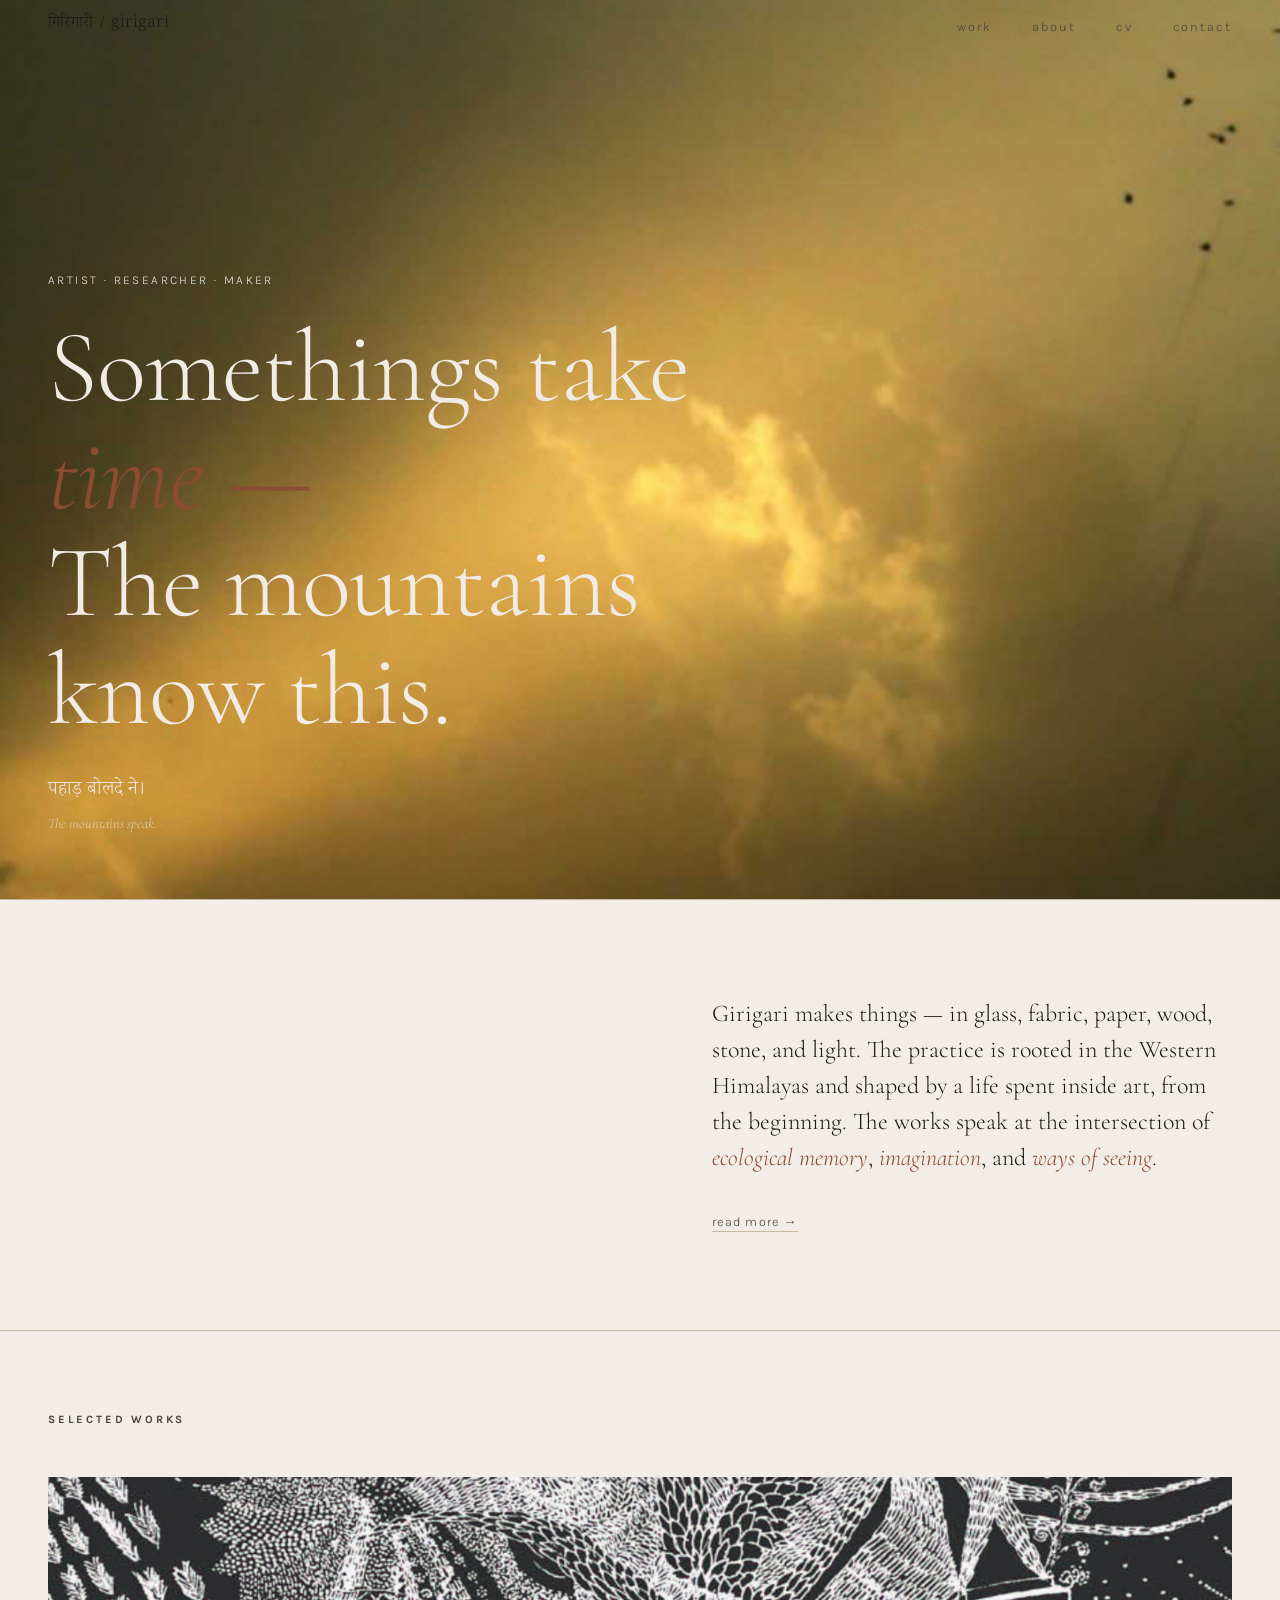
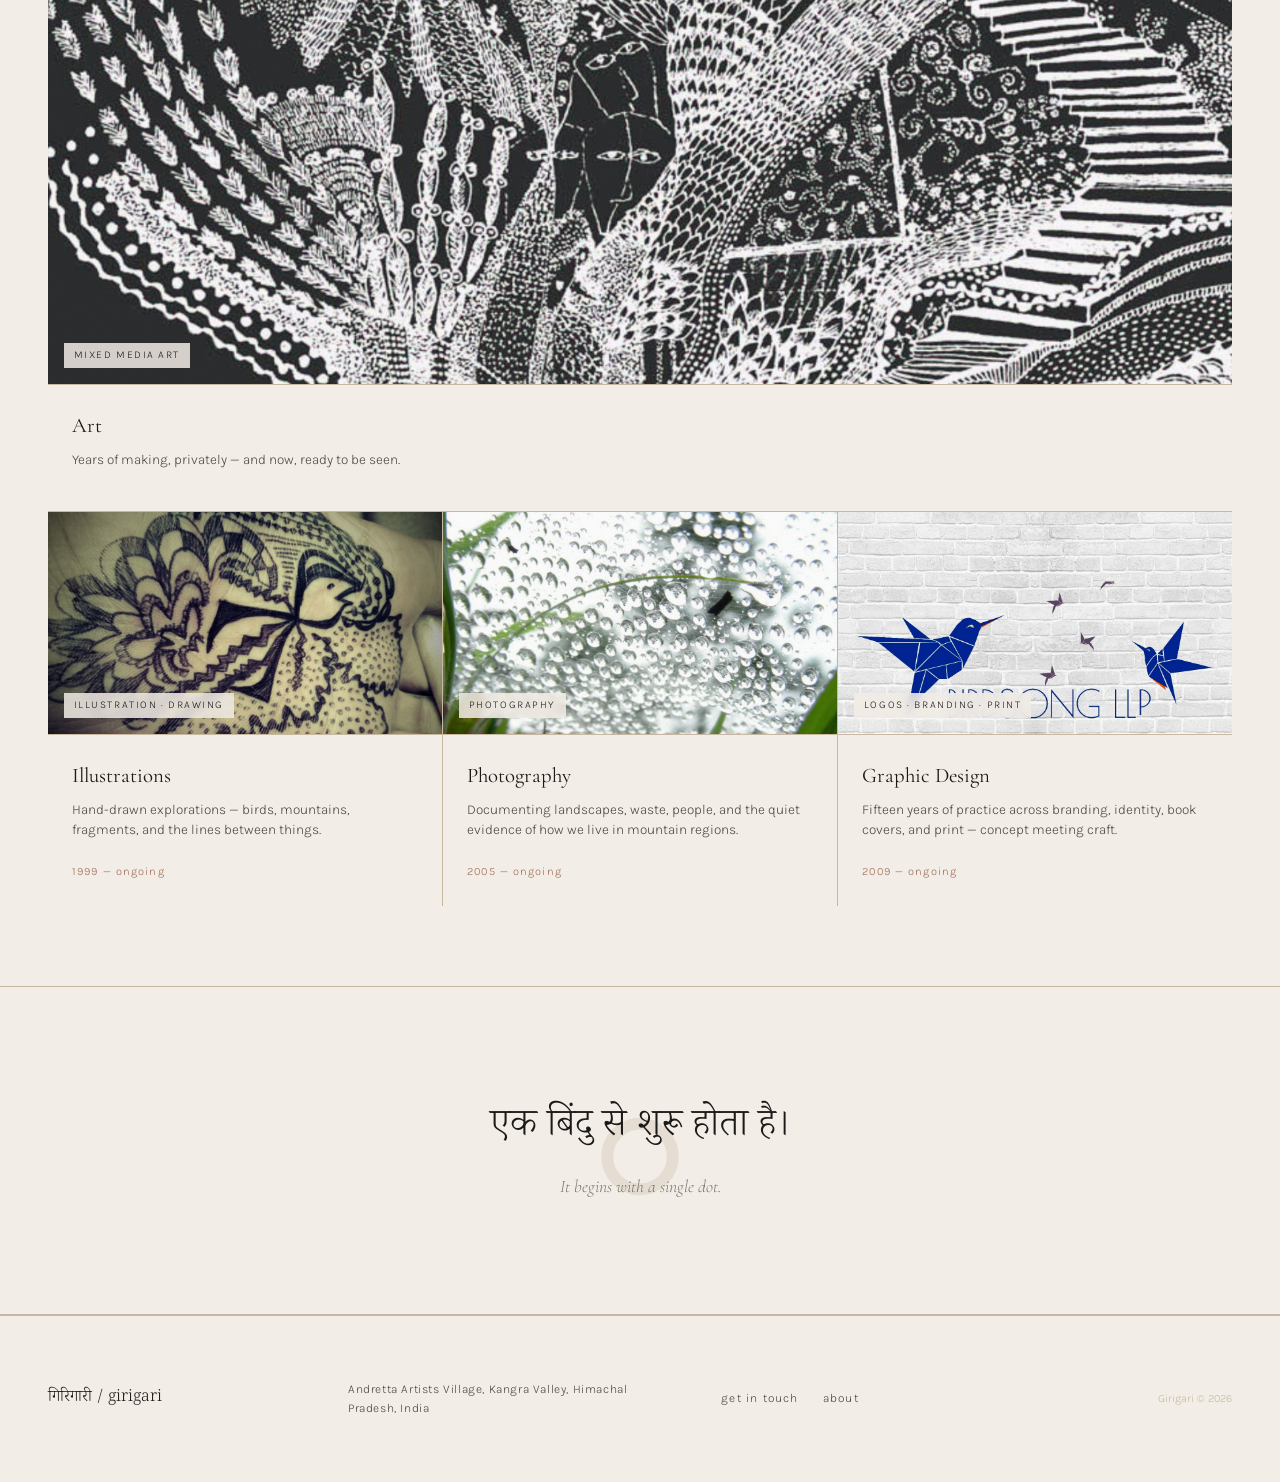
<file: index.html>
<!DOCTYPE html>
<html lang="en">
<head>
  <meta charset="UTF-8" />
  <meta name="viewport" content="width=device-width, initial-scale=1.0" />
  <title>Girigari — Artist & Design Researcher</title>
  <link rel="stylesheet" href="style.css" />
  <link rel="preconnect" href="https://fonts.googleapis.com">
  <link href="https://fonts.googleapis.com/css2?family=Cormorant+Garamond:ital,wght@0,300;0,400;1,300;1,400&family=Karla:wght@300;400&family=Noto+Serif+Devanagari:wght@300;400&display=swap" rel="stylesheet">
</head>
<body>

  <!-- Grain overlay -->
  <div class="grain"></div>

  <!-- Navigation -->
  <nav>
<a href="index.html" class="nav-logo">गिरिगारी / girigari</a> 
    <ul class="nav-links">
      <li><a href="work.html">work</a></li>
      <li><a href="about.html">about</a></li>
      <li><a href="cv.html">cv</a></li>
      <li><a href="contact.html">contact</a></li>
    </ul>
  </nav>

  <!-- Hero -->
  <section class="hero">
    <div class="hero-text">
      <p class="hero-kicker">artist · researcher · maker</p>
           <h1 class="hero-title">
      Somethings take <em>time — </em><br/>
      The mountains know this.<br/>
    </h1>
      <p class="hero-pahari">
        <span class="pahari">पहाड़ बोलदे ने।</span>
        <span class="pahari-trans">The mountains speak.</span>
      </p>
    </div>
     </section>

  <!-- Intro -->
  <section class="intro">
    <div class="intro-inner">
  <p class="intro-body">
    Girigari makes things — in glass, fabric, paper, wood, stone, and light. 
    The practice is rooted in the Western Himalayas and shaped by a life spent 
    inside art, from the beginning. The works speak at the intersection of 
    <em>ecological memory</em>, <em>imagination</em>, and <em>ways of seeing</em>.
  </p>
  <a href="about.html" class="link-arrow">read more →</a>
</div>
  </section>

<!-- Featured Work -->
  <section class="featured">
    <h2 class="section-label">selected works</h2>

    <div class="work-grid" style="grid-template-columns: repeat(3, 1fr);">

      <a href="work.html#echoes" class="work-card" style="grid-column: span 3;">
        <div class="work-card-img" style="aspect-ratio: 21/9;">
          <img src="images/card-art.jpg" alt="Art — Girigari" />
          <div class="work-card-texture"></div>
          <span class="work-card-tag">mixed media art</span>
        </div>
        <div class="work-card-body">
          <h3>Art</h3>
          <p>Years of making, privately — and now, ready to be seen.</p>
        </div>
      </a>

      <a href="work.html#illustrations" class="work-card">
        <div class="work-card-img">
          <img src="images/card-illustrations.jpg" alt="Illustrations — Girigari" />
          <div class="work-card-texture"></div>
          <span class="work-card-tag">illustration · drawing</span>
        </div>
        <div class="work-card-body">
          <h3>Illustrations</h3>
          <p>Hand-drawn explorations — birds, mountains, fragments, and the lines between things.</p>
          <span class="work-year">1999 — ongoing</span>
        </div>
      </a>

      <a href="work.html#photography" class="work-card">
        <div class="work-card-img">
          <img src="images/card-photography.jpg" alt="Photography — Girigari" />
          <div class="work-card-texture"></div>
          <span class="work-card-tag">photography</span>
        </div>
        <div class="work-card-body">
          <h3>Photography</h3>
          <p>Documenting landscapes, waste, people, and the quiet evidence of how we live in mountain regions.</p>
          <span class="work-year">2005 — ongoing</span>
        </div>
      </a>


     <a href="work.html#graphic-design" class="work-card">
        <div class="work-card-img">
          <img src="images/card-graphic-design.jpeg" alt="Graphic Design — Girigari" />
          <div class="work-card-texture"></div>
          <span class="work-card-tag">logos · branding · print</span>
        </div>
        <div class="work-card-body">
          <h3>Graphic Design</h3>
          <p>Fifteen years of practice across branding, identity, book covers, and print — concept meeting craft.</p>
          <span class="work-year">2009 — ongoing</span>
        </div>
      </a>
    </div>  
  </section>

  <!-- Pahari interlude -->
  <section class="interlude">
    <p class="interlude-pahari">एक बिंदु से शुरू होता है।</p>
<p class="interlude-trans">It begins with a single dot.</p>
  </section>

  <!-- Footer -->
  <footer>
    <div class="footer-inner">
      <p class="footer-name">गिरिगारी / girigari</p>
      <p class="footer-location">Andretta Artists Village, Kangra Valley, Himachal Pradesh, India</p>
      <div class="footer-links">
        <a href="contact.html">get in touch</a>
        <a href="about.html">about</a>
      </div>
      <p class="footer-note">Girigari © 2026</p>
    </div>
  </footer>

  <script src="main.js"></script>
</body>
</html>
</file>
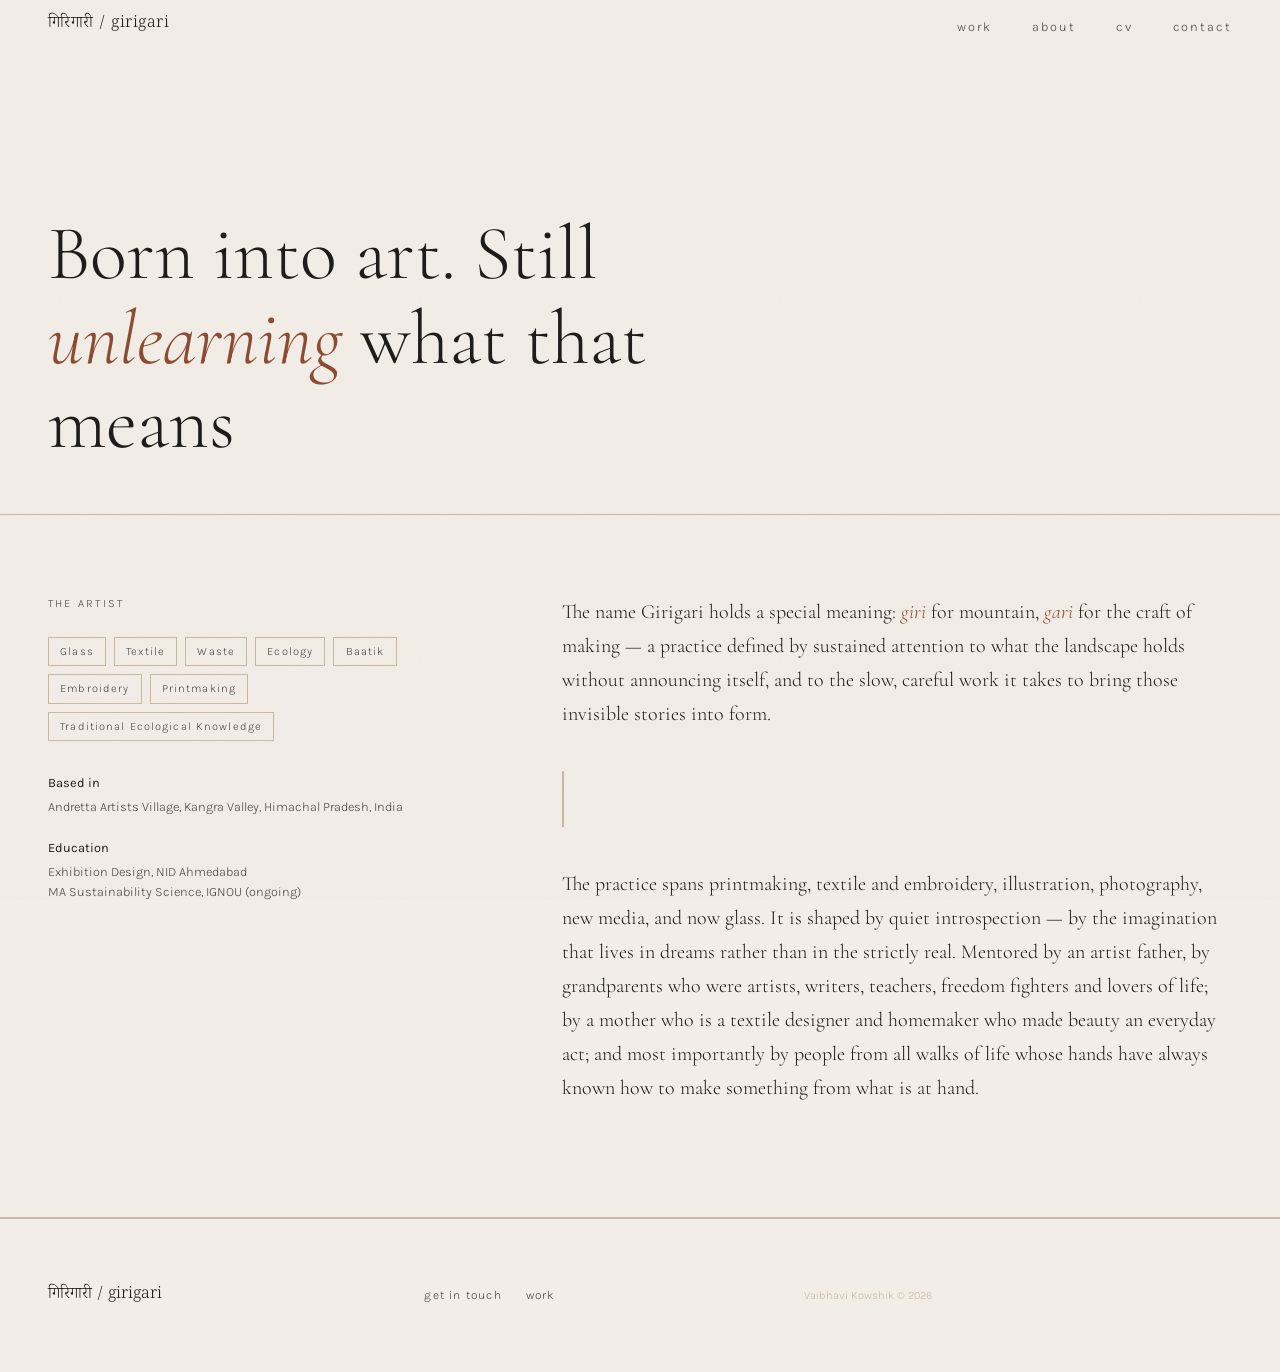
<file: about.html>
<!DOCTYPE html>
<html lang="en">
<head>
  <meta charset="UTF-8" />
  <meta name="viewport" content="width=device-width, initial-scale=1.0" />
  <title>About — Girigari</title>
  <link rel="stylesheet" href="style.css" />
  <link rel="preconnect" href="https://fonts.googleapis.com">
  <link href="https://fonts.googleapis.com/css2?family=Cormorant+Garamond:ital,wght@0,300;0,400;1,300;1,400&family=Karla:wght@300;400&family=Noto+Serif+Devanagari:wght@300;400&display=swap" rel="stylesheet">
  <style>
    .about-hero {
      min-height: 50vh;
      display: flex;
      align-items: flex-end;
      padding: 8rem 3rem 3rem;
      border-bottom: 1px solid var(--sand);
    }

    .about-hero h1 {
      font-family: var(--font-serif);
      font-weight: 300;
      font-size: clamp(2.5rem, 6vw, 5rem);
      line-height: 1.1;
      max-width: 700px;
    }

    .about-hero h1 em {
      font-style: italic;
      color: var(--rust);
    }

    .about-body {
      display: grid;
      grid-template-columns: 1fr 1.6fr;
      gap: 6rem;
      padding: 5rem 3rem;
      border-bottom: 1px solid var(--sand);
    }

    .about-sidebar {
      position: sticky;
      top: 6rem;
      height: fit-content;
    }

    .about-sidebar-label {
      font-size: 0.7rem;
      letter-spacing: 0.2em;
      text-transform: uppercase;
      color: var(--ink-light);
      margin-bottom: 1.5rem;
    }

    .about-sidebar-name {
      font-family: var(--font-devanagari);
      font-size: 1.4rem;
      color: var(--ink);
      margin-bottom: 0.3rem;
    }

    .about-sidebar-name-en {
      font-family: var(--font-serif);
      font-style: italic;
      font-size: 1rem;
      color: var(--ink-light);
      margin-bottom: 2rem;
    }

    .about-sidebar-tags {
      display: flex;
      flex-wrap: wrap;
      gap: 0.5rem;
      margin-bottom: 2rem;
    }

    .tag {
      font-size: 0.7rem;
      letter-spacing: 0.1em;
      padding: 0.3rem 0.7rem;
      border: 1px solid var(--sand);
      color: var(--ink-light);
    }

    .about-sidebar-location {
      font-size: 0.8rem;
      color: var(--ink-light);
      line-height: 1.6;
    }

    .about-sidebar-location strong {
      display: block;
      font-weight: 400;
      color: var(--ink);
      margin-bottom: 0.2rem;
    }

    .about-content p {
      font-family: var(--font-serif);
      font-size: 1.25rem;
      font-weight: 300;
      line-height: 1.7;
      color: var(--ink);
      margin-bottom: 2rem;
    }

    .about-content p em {
      font-style: italic;
      color: var(--rust);
    }

    .about-content .pahari-aside {
      border-left: 2px solid var(--sand);
      padding-left: 1.5rem;
      margin: 2.5rem 0;
    }

    .about-content .pahari-aside .pahari {
      font-size: 1.1rem;
    }

    .fellowships {
      padding: 4rem 3rem;
      border-bottom: 1px solid var(--sand);
    }

    .fellowships h2 {
      font-family: var(--font-sans);
      font-size: 0.7rem;
      letter-spacing: 0.25em;
      text-transform: uppercase;
      color: var(--ink-light);
      margin-bottom: 2.5rem;
    }

    .fellowship-list {
      list-style: none;
      display: grid;
      grid-template-columns: repeat(2, 1fr);
      gap: 1px;
      background: var(--sand);
    }

    .fellowship-list li {
      background: var(--cream);
      padding: 1.5rem;
    }

    .fellowship-list li strong {
      display: block;
      font-family: var(--font-serif);
      font-size: 1.1rem;
      font-weight: 400;
      margin-bottom: 0.3rem;
    }

    .fellowship-list li span {
      font-size: 0.75rem;
      color: var(--ink-light);
      letter-spacing: 0.05em;
    }

    @media (max-width: 900px) {
      .about-hero { padding: 7rem 1.5rem 3rem; }
      .about-body {
        grid-template-columns: 1fr;
        gap: 3rem;
        padding: 3rem 1.5rem;
      }
      .about-sidebar { position: static; }
      .fellowships { padding: 3rem 1.5rem; }
      .fellowship-list { grid-template-columns: 1fr; }
    }
  </style>
</head>
<body>

  <div class="grain"></div>

  <nav>
    <a href="index.html" class="nav-logo">गिरिगारी / girigari</a>
    <ul class="nav-links">
      <li><a href="work.html">work</a></li>
      <li><a href="about.html">about</a></li>
      <li><a href="cv.html">cv</a></li>
      <li><a href="contact.html">contact</a></li>
    </ul>
  </nav>

  <section class="about-hero">
    <h1>
      <br/> Born into art. Still <em>unlearning </em>what that means<br/>
    </h1>
  </section>

  <section class="about-body">
    <div class="about-sidebar reveal">
      <p class="about-sidebar-label">the artist</p>
      <div class="about-sidebar-tags">
        <span class="tag">Glass</span>
        <span class="tag">Textile</span>
        <span class="tag">Waste</span>
        <span class="tag">Ecology</span>
        <span class="tag">Baatik</span>
        <span class="tag">Embroidery</span>
        <span class="tag">Printmaking</span>
        <span class="tag">Traditional Ecological Knowledge</span>
        </div>
      <div class="about-sidebar-location">
        <strong>Based in</strong>
        Andretta Artists Village, Kangra Valley, Himachal Pradesh, India
        <br/><br/>
        <strong>Education</strong>
        Exhibition Design, NID Ahmedabad<br/>
        MA Sustainability Science, IGNOU (ongoing)
      </div>
    </div>

    <div class="about-content reveal">
      <p>
        The name Girigari holds a special meaning: <em>giri</em> for mountain,  <em>gari</em>  
        for the craft of making — a practice defined by sustained attention to what the landscape holds 
        without announcing itself, and to the slow, careful work it takes to bring those invisible stories into form.
        
      </p>

      <div class="pahari-aside">
        <span class="pahari">पहाड़ बोलदे ने।</span>
        <span class="pahari-trans">The mountains speak.</span>
      </div>

      <p>
        The practice spans printmaking, textile and embroidery, illustration, photography, new media, and now glass. 
        It is shaped by quiet introspection — by the imagination that lives in dreams rather than in the strictly real.
        Mentored by an artist father, by grandparents who were artists, writers, teachers, freedom fighters and lovers of life; 
        by a mother who is a textile designer and homemaker who made beauty an everyday act; 
        and most importantly by people from all walks of life whose 
        hands have always known how to make something from what is at hand.
      </p>
    </div>
  </section>

  <footer>
    <div class="footer-inner">
      <p class="footer-name">गिरिगारी / girigari</p>
      <div class="footer-links">
        <a href="contact.html">get in touch</a>
        <a href="work.html">work</a>
      </div>
      <p class="footer-note">Vaibhavi Kowshik © 2026</p>
    </div>
  </footer>

  <script src="main.js"></script>
</body>
</html>
</file>
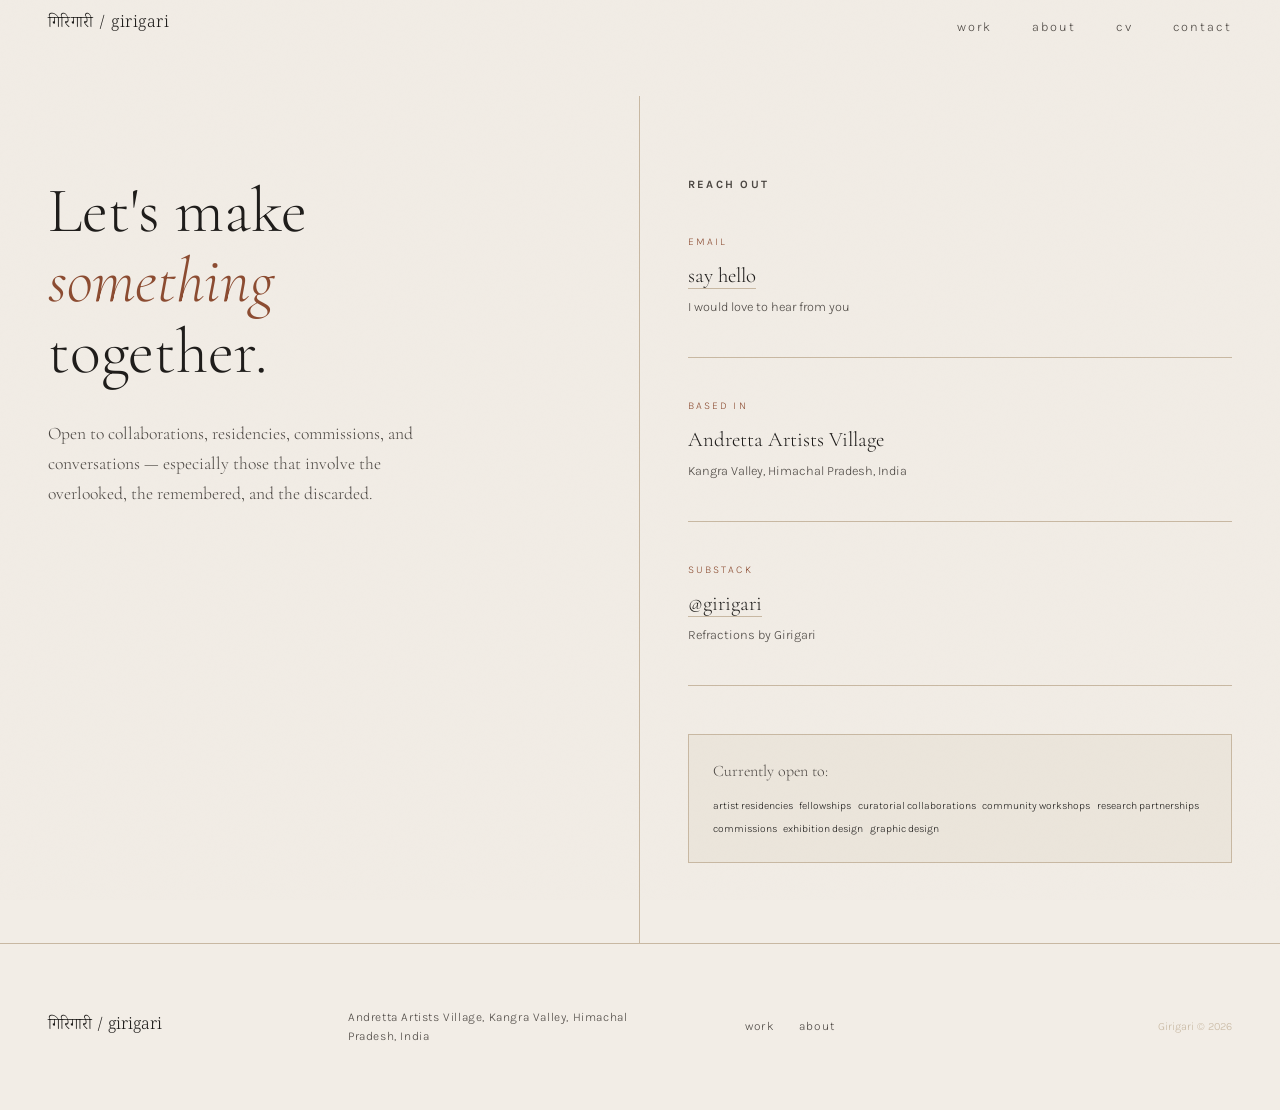
<file: contact.html>
<!DOCTYPE html>
<html lang="en">
<head>
  <meta charset="UTF-8" />
  <meta name="viewport" content="width=device-width, initial-scale=1.0" />
  <title>Contact — Girigari</title>
  <link rel="stylesheet" href="style.css" />
  <link rel="preconnect" href="https://fonts.googleapis.com">
  <link href="https://fonts.googleapis.com/css2?family=Cormorant+Garamond:ital,wght@0,300;0,400;1,300;1,400&family=Karla:wght@300;400&family=Noto+Serif+Devanagari:wght@300;400&display=swap" rel="stylesheet">
  <style>
    .contact-page {
      min-height: 90vh;
      display: grid;
      grid-template-columns: 1fr 1fr;
      padding-top: 6rem;
    }

    .contact-left {
      padding: 5rem 3rem;
      border-right: 1px solid var(--sand);
      display: flex;
      flex-direction: column;
      justify-content: space-between;
    }

    .contact-left h1 {
      font-family: var(--font-serif);
      font-weight: 300;
      font-size: clamp(2.5rem, 5vw, 4.5rem);
      line-height: 1.1;
      margin-bottom: 2rem;
    }

    .contact-left h1 em {
      font-style: italic;
      color: var(--rust);
    }

    .contact-left-note {
      font-family: var(--font-serif);
      font-size: 1.1rem;
      font-weight: 300;
      color: var(--ink-light);
      line-height: 1.7;
      max-width: 380px;
      margin-bottom: 3rem;
    }

    .contact-pahari {
      margin-top: auto;
    }

    .contact-right {
      padding: 5rem 3rem;
    }

    .contact-right h2 {
      font-family: var(--font-sans);
      font-size: 0.7rem;
      letter-spacing: 0.2em;
      text-transform: uppercase;
      color: var(--ink-light);
      margin-bottom: 2.5rem;
    }

    .contact-item {
      margin-bottom: 2.5rem;
      padding-bottom: 2.5rem;
      border-bottom: 1px solid var(--sand);
    }

    .contact-item:last-child {
      border-bottom: none;
    }

    .contact-item-label {
      font-size: 0.65rem;
      letter-spacing: 0.2em;
      text-transform: uppercase;
      color: var(--rust);
      margin-bottom: 0.5rem;
    }

    .contact-item-value {
      font-family: var(--font-serif);
      font-size: 1.3rem;
      font-weight: 300;
      color: var(--ink);
    }

    .contact-item-value a {
      border-bottom: 1px solid var(--sand);
      transition: border-color 0.2s, color 0.2s;
    }

    .contact-item-value a:hover {
      color: var(--rust);
      border-color: var(--rust);
    }

    .contact-item-sub {
      font-size: 0.8rem;
      color: var(--ink-light);
      margin-top: 0.3rem;
    }

    .contact-open {
      margin-top: 3rem;
      padding: 1.5rem;
      border: 1px solid var(--sand);
      background: var(--glass);
    }

    .contact-open p {
      font-family: var(--font-serif);
      font-size: 1rem;
      font-weight: 300;
      color: var(--ink-light);
      line-height: 1.6;
      margin-bottom: 0.8rem;
    }

    .contact-open-tags {
      display: flex;
      flex-wrap: wrap;
      gap: 0.4rem;
    }

    .contact-open-tags .tag {
      font-size: 0.65rem;
    }

    @media (max-width: 800px) {
      .contact-page {
        grid-template-columns: 1fr;
      }
      .contact-left {
        border-right: none;
        border-bottom: 1px solid var(--sand);
        padding: 4rem 1.5rem 3rem;
      }
      .contact-right {
        padding: 3rem 1.5rem;
      }
    }
  </style>
</head>
<body>

  <div class="grain"></div>

  <nav>
    <a href="index.html" class="nav-logo">गिरिगारी / girigari</a>
    <ul class="nav-links">
      <li><a href="work.html">work</a></li>
      <li><a href="about.html">about</a></li>
      <li><a href="cv.html">cv</a></li>
      <li><a href="contact.html">contact</a></li>
    </ul>
  </nav>

  <div class="contact-page">

    <div class="contact-left reveal">
      <div>
        <h1>Let's make<br/><em>something</em><br/>together.</h1>
        <p class="contact-left-note">
          Open to collaborations, residencies, commissions, and conversations — especially those that involve the overlooked, the remembered, and the discarded.
        </p>
      </div>
      <div class="contact-pahari">
        <span class="pahari">मिलके काम करते हैं।</span>
        <span class="pahari-trans">Let us work together.</span>
      </div>
    </div>

    <div class="contact-right reveal">
      <h2>reach out</h2>

      <div class="contact-item">
        <p class="contact-item-label">email</p>
        <p class="contact-item-value">
          <a href="mailto:girigaribyvaibhavi@gmail.com">say hello</a>
        </p>
        <p class="contact-item-sub">I would love to hear from you</p>
      </div>

      <div class="contact-item">
        <p class="contact-item-label">based in</p>
        <p class="contact-item-value">Andretta Artists Village</p>
        <p class="contact-item-sub">Kangra Valley, Himachal Pradesh, India</p>
      </div>

      <div class="contact-item">
        <p class="contact-item-label">SUBSTACK</p>
        <p class="contact-item-value">
          <a href="https://girigari.substack.com/" target="_blank">@girigari</a>
        </p>
        <p class="contact-item-sub">Refractions by Girigari</p>
      </div>

      <div class="contact-open">
        <p>Currently open to:</p>
        <div class="contact-open-tags">
          <span class="tag">artist residencies</span>
          <span class="tag">fellowships</span>
          <span class="tag">curatorial collaborations</span>
          <span class="tag">community workshops</span>
          <span class="tag">research partnerships</span>
          <span class="tag">commissions</span>
          <span class="tag">exhibition design</span>
          <span class="tag">graphic design</span>
        </div>
      </div>
    </div>

  </div>

  <footer>
    <div class="footer-inner">
      <p class="footer-name">गिरिगारी / girigari</p>
      <p class="footer-location">Andretta Artists Village, Kangra Valley, Himachal Pradesh, India</p>
      <div class="footer-links">
        <a href="work.html">work</a>
        <a href="about.html">about</a>
      </div>
      <p class="footer-note">Girigari © 2026</p>
    </div>
  </footer>

  <script src="main.js"></script>
</body>
</html>
</file>
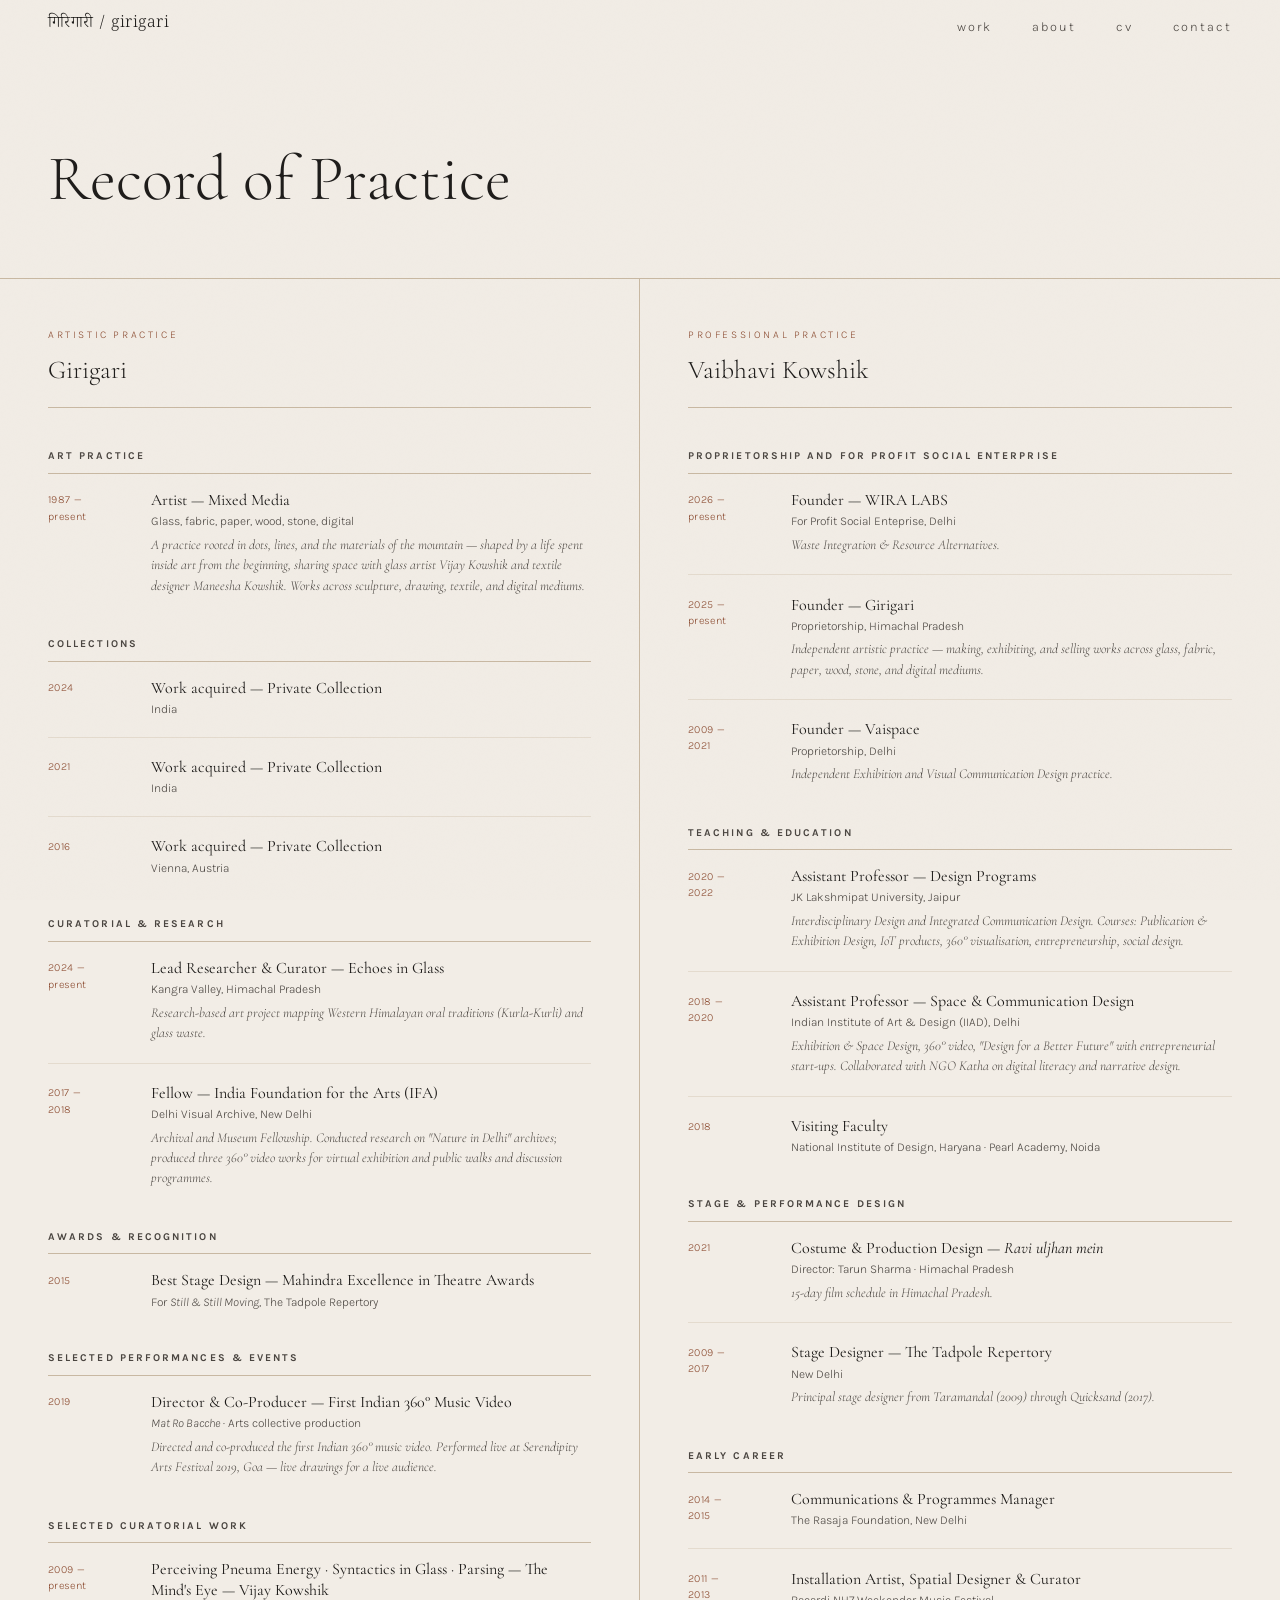
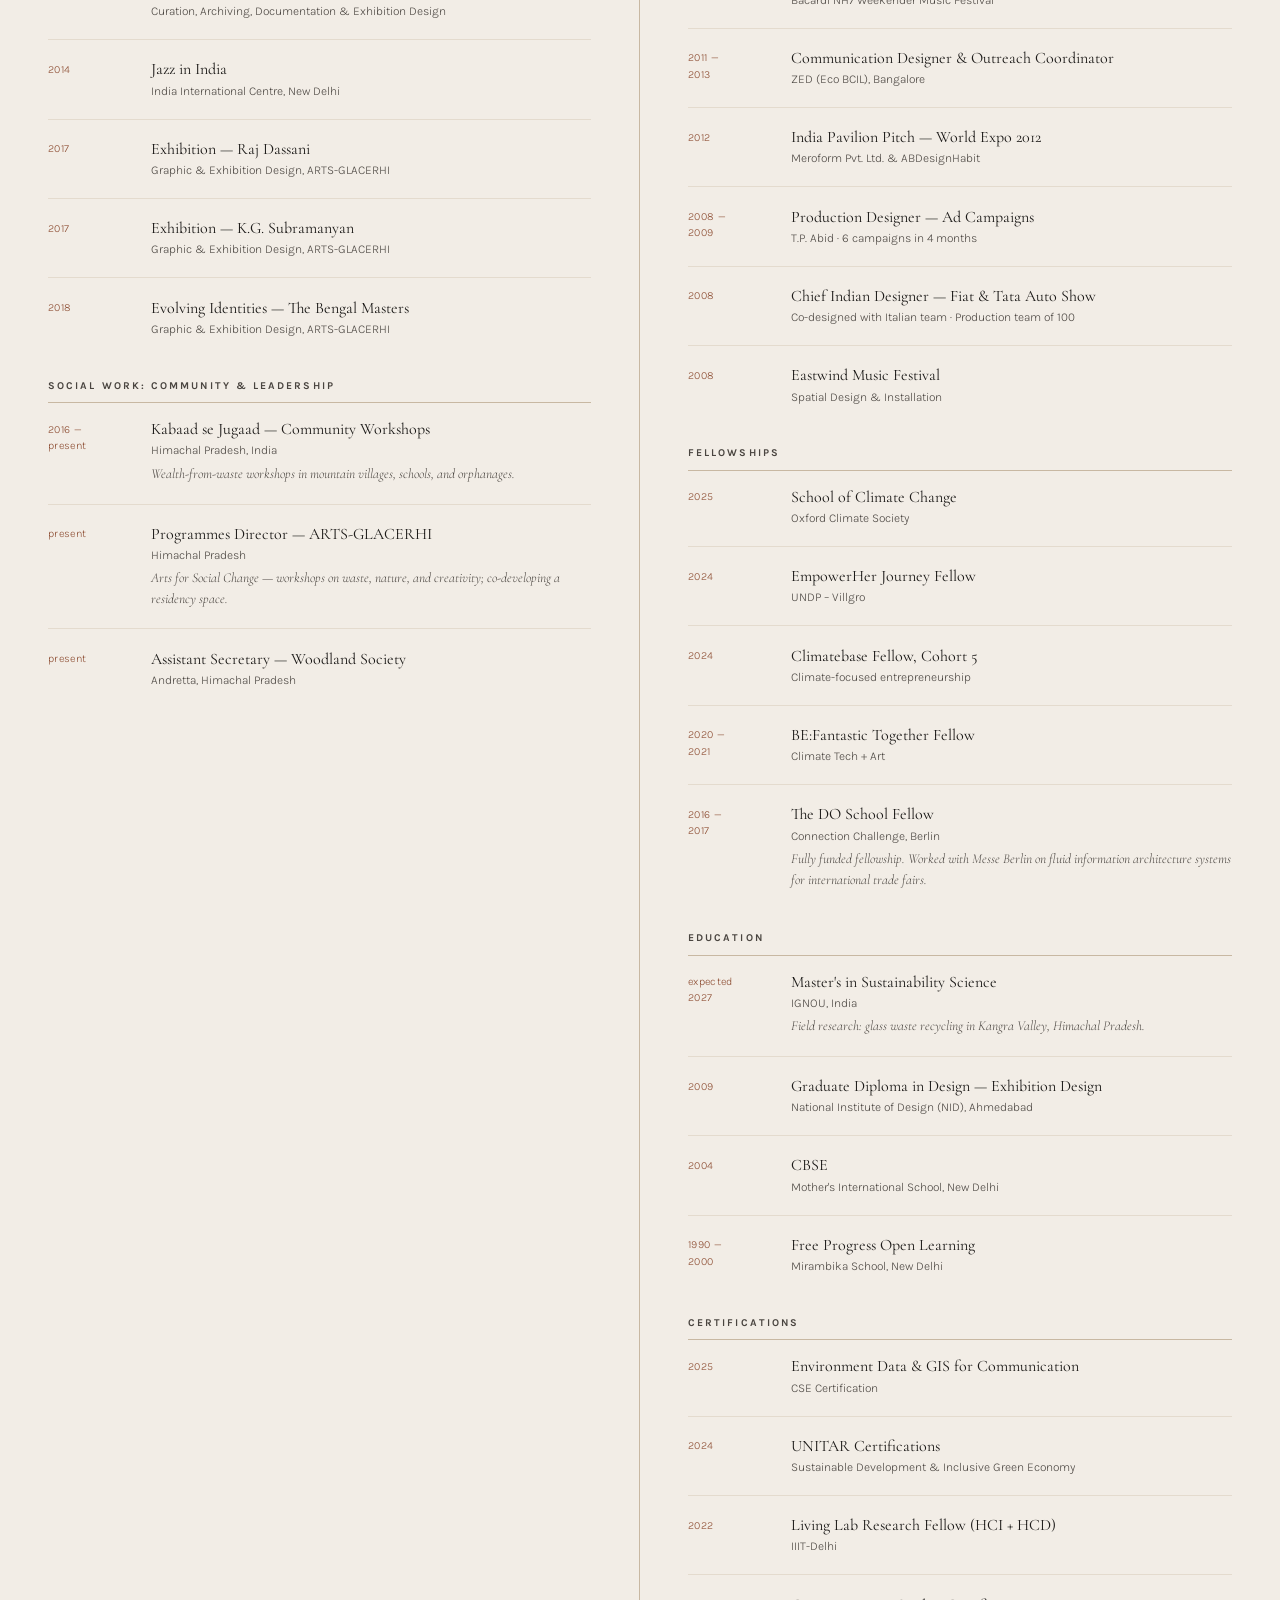
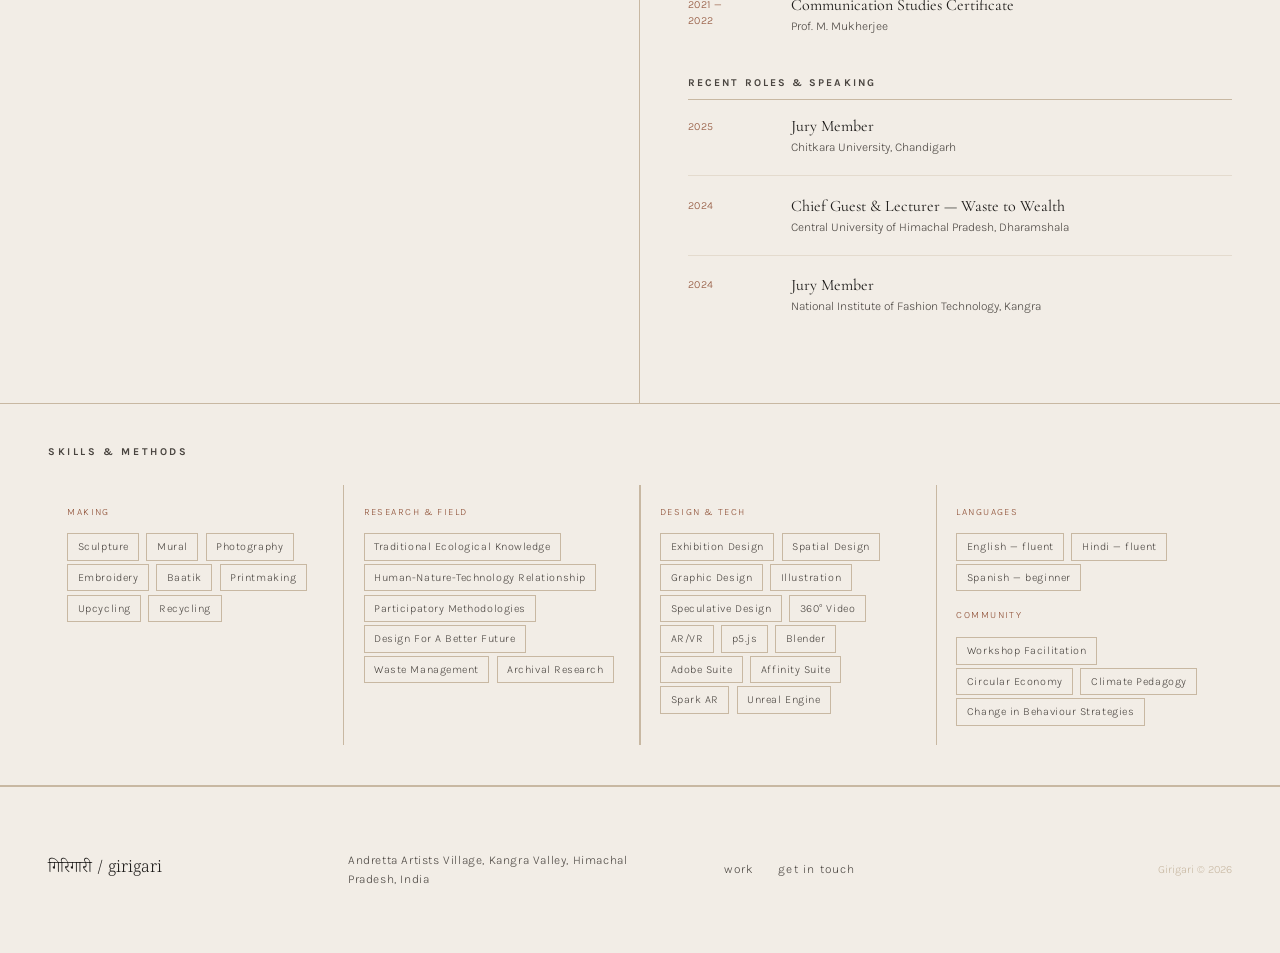
<file: cv.html>
<!DOCTYPE html>
<html lang="en">
<head>
  <meta charset="UTF-8" />
  <meta name="viewport" content="width=device-width, initial-scale=1.0" />
  <title>Record of Practice — Girigari</title>
  <link rel="stylesheet" href="style.css" />
  <link rel="preconnect" href="https://fonts.googleapis.com">
  <link href="https://fonts.googleapis.com/css2?family=Cormorant+Garamond:ital,wght@0,300;0,400;1,300;1,400&family=Karla:wght@300;400&family=Noto+Serif+Devanagari:wght@300;400&display=swap" rel="stylesheet">
  <style>
    .cv-hero {
      padding: 8rem 3rem 3rem;
      border-bottom: 1px solid var(--sand);
    }
    .cv-hero h1 {
      font-family: var(--font-serif);
      font-weight: 300;
      font-size: clamp(2.5rem, 5vw, 4rem);
    }
    .cv-download {
      font-size: 0.75rem;
      letter-spacing: 0.12em;
      color: var(--ink-light);
      border: 1px solid var(--sand);
      padding: 0.6rem 1.2rem;
      transition: all 0.2s;
      white-space: nowrap;
      text-decoration: none;
      display: inline-block;
    }
    .cv-download:hover {
      background: var(--ink);
      color: var(--cream);
      border-color: var(--ink);
    }
    .cv-downloads-bar {
      display: grid;
      grid-template-columns: 1fr 1fr;
      border-bottom: 1px solid var(--sand);
    }
    .cv-downloads-bar .cv-download {
      padding: 1.2rem 3rem;
      border-right: 1px solid var(--sand);
      border-bottom: none;
    }
    .cv-downloads-bar .cv-download:last-child {
      border-right: none;
    }
    .cv-body {
      display: grid;
      grid-template-columns: 1fr 1fr;
      border-bottom: 1px solid var(--sand);
    }
    .cv-track { padding: 3rem; }
    .cv-track:first-child { border-right: 1px solid var(--sand); }
    .cv-track-label {
      font-size: 0.65rem;
      letter-spacing: 0.25em;
      text-transform: uppercase;
      color: var(--rust);
      margin-bottom: 0.4rem;
    }
    .cv-track-title {
      font-family: var(--font-serif);
      font-weight: 300;
      font-size: 1.6rem;
      margin-bottom: 2.5rem;
      padding-bottom: 1rem;
      border-bottom: 1px solid var(--sand);
    }
    .cv-section { margin-bottom: 2.5rem; }
    .cv-section-heading {
      font-size: 0.65rem;
      letter-spacing: 0.2em;
      text-transform: uppercase;
      color: var(--ink-light);
      margin-bottom: 1rem;
      padding-bottom: 0.5rem;
      border-bottom: 1px solid var(--sand);
    }
    .cv-entry {
      display: grid;
      grid-template-columns: 90px 1fr;
      gap: 0.8rem;
      margin-bottom: 1.2rem;
      padding-bottom: 1.2rem;
      border-bottom: 1px solid rgba(200, 184, 162, 0.35);
    }
    .cv-entry:last-child { border-bottom: none; margin-bottom: 0; padding-bottom: 0; }
    .cv-year {
      font-size: 0.68rem;
      color: var(--rust);
      letter-spacing: 0.03em;
      padding-top: 0.15rem;
      line-height: 1.5;
    }
    .cv-entry-title {
      font-family: var(--font-serif);
      font-size: 1rem;
      font-weight: 400;
      color: var(--ink);
      margin-bottom: 0.15rem;
      line-height: 1.3;
    }
    .cv-entry-sub { font-size: 0.75rem; color: var(--ink-light); line-height: 1.4; }
    .cv-entry-note {
      font-family: var(--font-serif);
      font-style: italic;
      font-size: 0.85rem;
      color: var(--ink-light);
      margin-top: 0.3rem;
      line-height: 1.5;
    }
    .cv-skills { padding: 2.5rem 3rem; border-bottom: 1px solid var(--sand); }
    .cv-skills h2 {
      font-size: 0.65rem;
      letter-spacing: 0.25em;
      text-transform: uppercase;
      color: var(--ink-light);
      margin-bottom: 1.5rem;
    }
    .cv-skills-grid {
      display: grid;
      grid-template-columns: repeat(4, 1fr);
      gap: 1.5px;
      background: var(--sand);
    }
    .cv-skills-group { background: var(--cream); padding: 1.2rem; }
    .cv-skills-group-label {
      font-size: 0.6rem;
      letter-spacing: 0.15em;
      text-transform: uppercase;
      color: var(--rust);
      margin-bottom: 0.7rem;
      display: block;
    }
    .cv-skills-group .tag {
      display: inline-block;
      font-size: 0.68rem;
      letter-spacing: 0.05em;
      padding: 0.25rem 0.6rem;
      border: 1px solid var(--sand);
      color: var(--ink-light);
      margin: 0.2rem 0.2rem 0 0;
    }
    @media (max-width: 900px) {
      .cv-hero { padding: 7rem 1.5rem 2rem; }
      .cv-body { grid-template-columns: 1fr; }
      .cv-downloads-bar { grid-template-columns: 1fr; }
      .cv-downloads-bar .cv-download { border-right: none; border-bottom: 1px solid var(--sand); }
      .cv-track:first-child { border-right: none; border-bottom: 1px solid var(--sand); }
      .cv-track { padding: 2.5rem 1.5rem; }
      .cv-skills { padding: 2rem 1.5rem; }
      .cv-skills-grid { grid-template-columns: repeat(2, 1fr); }
    }
    @media (max-width: 600px) {
      .cv-skills-grid { grid-template-columns: 1fr; }
      .cv-entry { grid-template-columns: 65px 1fr; }
    }
  </style>
</head>
<body>

  <div class="grain"></div>

  <nav>
    <a href="index.html" class="nav-logo">गिरिगारी / girigari</a>
    <ul class="nav-links">
      <li><a href="work.html">work</a></li>
      <li><a href="about.html">about</a></li>
      <li><a href="cv.html">cv</a></li>
      <li><a href="contact.html">contact</a></li>
    </ul>
  </nav>

  <section class="cv-hero">
    <h1>Record of Practice</h1>
  </section>

  <div class="cv-body">

    <!-- LEFT — Artistic / Girigari -->
    <div class="cv-track reveal">
      <p class="cv-track-label">artistic practice</p>
      <h2 class="cv-track-title">Girigari</h2>

      <div class="cv-section">
        <h3 class="cv-section-heading">art practice</h3>
        <div class="cv-entry">
          <span class="cv-year">1987 —<br/>present</span>
          <div>
            <p class="cv-entry-title">Artist — Mixed Media</p>
            <p class="cv-entry-sub">Glass, fabric, paper, wood, stone, digital</p>
            <p class="cv-entry-note">A practice rooted in dots, lines, and the materials of the mountain — shaped by a life spent inside art from the beginning, sharing space with glass artist Vijay Kowshik and textile designer Maneesha Kowshik. Works across sculpture, drawing, textile, and digital mediums.</p>
          </div>
        </div>
      </div>

      <div class="cv-section">
        <h3 class="cv-section-heading">collections</h3>
        <div class="cv-entry">
          <span class="cv-year">2024</span>
          <div>
            <p class="cv-entry-title">Work acquired — Private Collection</p>
            <p class="cv-entry-sub">India</p>
          </div>
        </div>
        <div class="cv-entry">
          <span class="cv-year">2021</span>
          <div>
            <p class="cv-entry-title">Work acquired — Private Collection</p>
            <p class="cv-entry-sub">India</p>
          </div>
        </div>
        <div class="cv-entry">
          <span class="cv-year">2016</span>
          <div>
            <p class="cv-entry-title">Work acquired — Private Collection</p>
            <p class="cv-entry-sub">Vienna, Austria</p>
          </div>
        </div>
      </div>

      <div class="cv-section">
        <h3 class="cv-section-heading">curatorial & research</h3>
        <div class="cv-entry">
          <span class="cv-year">2024 —<br/>present</span>
          <div>
            <p class="cv-entry-title">Lead Researcher & Curator — Echoes in Glass</p>
            <p class="cv-entry-sub">Kangra Valley, Himachal Pradesh</p>
            <p class="cv-entry-note">Research-based art project mapping Western Himalayan oral traditions (Kurla-Kurli) and glass waste.</p>
          </div>
        </div>
        <div class="cv-entry">
          <span class="cv-year">2017 —<br/>2018</span>
          <div>
            <p class="cv-entry-title">Fellow — India Foundation for the Arts (IFA)</p>
            <p class="cv-entry-sub">Delhi Visual Archive, New Delhi</p>
            <p class="cv-entry-note">Archival and Museum Fellowship. Conducted research on "Nature in Delhi" archives; produced three 360° video works for virtual exhibition and public walks and discussion programmes.</p>
          </div>
        </div>
      </div>

      <div class="cv-section">
        <h3 class="cv-section-heading">awards & recognition</h3>
        <div class="cv-entry">
          <span class="cv-year">2015</span>
          <div>
            <p class="cv-entry-title">Best Stage Design — Mahindra Excellence in Theatre Awards</p>
            <p class="cv-entry-sub">For <em>Still & Still Moving</em>, The Tadpole Repertory</p>
          </div>
        </div>
      </div>

      <div class="cv-section">
        <h3 class="cv-section-heading">selected performances & events</h3>
        <div class="cv-entry">
          <span class="cv-year">2019</span>
          <div>
            <p class="cv-entry-title">Director & Co-Producer — First Indian 360° Music Video</p>
            <p class="cv-entry-sub"><em>Mat Ro Bacche</em> · Arts collective production</p>
            <p class="cv-entry-note">Directed and co-produced the first Indian 360° music video. Performed live at Serendipity Arts Festival 2019, Goa — live drawings for a live audience.</p>
          </div>
        </div>
      </div>

      <div class="cv-section">
        <h3 class="cv-section-heading">selected curatorial work</h3>
        <div class="cv-entry">
          <span class="cv-year">2009 —<br/>present</span>
          <div>
            <p class="cv-entry-title">Perceiving Pneuma Energy · Syntactics in Glass · Parsing — The Mind's Eye — Vijay Kowshik</p>
            <p class="cv-entry-sub">Curation, Archiving, Documentation & Exhibition Design</p>
          </div>
        </div>
        <div class="cv-entry">
          <span class="cv-year">2014</span>
          <div>
            <p class="cv-entry-title">Jazz in India</p>
            <p class="cv-entry-sub">India International Centre, New Delhi</p>
          </div>
        </div>
        <div class="cv-entry">
          <span class="cv-year">2017</span>
          <div>
            <p class="cv-entry-title">Exhibition — Raj Dassani</p>
            <p class="cv-entry-sub">Graphic & Exhibition Design, ARTS-GLACERHI</p>
          </div>
        </div>
        <div class="cv-entry">
          <span class="cv-year">2017</span>
          <div>
            <p class="cv-entry-title">Exhibition — K.G. Subramanyan</p>
            <p class="cv-entry-sub">Graphic & Exhibition Design, ARTS-GLACERHI</p>
          </div>
        </div>
        <div class="cv-entry">
          <span class="cv-year">2018</span>
          <div>
            <p class="cv-entry-title">Evolving Identities — The Bengal Masters</p>
            <p class="cv-entry-sub">Graphic & Exhibition Design, ARTS-GLACERHI</p>
          </div>
        </div>
      </div>

      <div class="cv-section">
        <h3 class="cv-section-heading">social work: community & leadership</h3>
        <div class="cv-entry">
          <span class="cv-year">2016 —<br/>present</span>
          <div>
            <p class="cv-entry-title">Kabaad se Jugaad — Community Workshops</p>
            <p class="cv-entry-sub">Himachal Pradesh, India</p>
            <p class="cv-entry-note">Wealth-from-waste workshops in mountain villages, schools, and orphanages.</p>
          </div>
        </div>
        <div class="cv-entry">
          <span class="cv-year">present</span>
          <div>
            <p class="cv-entry-title">Programmes Director — ARTS-GLACERHI</p>
            <p class="cv-entry-sub">Himachal Pradesh</p>
            <p class="cv-entry-note">Arts for Social Change — workshops on waste, nature, and creativity; co-developing a residency space.</p>
          </div>
        </div>
        <div class="cv-entry">
          <span class="cv-year">present</span>
          <div>
            <p class="cv-entry-title">Assistant Secretary — Woodland Society</p>
            <p class="cv-entry-sub">Andretta, Himachal Pradesh</p>
          </div>
        </div>
      </div>

    </div>

    <!-- RIGHT — Professional / Vaibhavi -->
    <div class="cv-track reveal">
      <p class="cv-track-label">professional practice</p>
      <h2 class="cv-track-title">Vaibhavi Kowshik</h2>

      <div class="cv-section">
        <h3 class="cv-section-heading">proprietorship and for profit social enterprise</h3>
        <div class="cv-entry">
          <span class="cv-year">2026 —<br/>present</span>
          <div>
            <p class="cv-entry-title">Founder — WIRA LABS</p>
            <p class="cv-entry-sub">For Profit Social Enteprise, Delhi</p>
            <p class="cv-entry-note">Waste Integration & Resource Alternatives.</p>
          </div>
        </div>
<div class="cv-entry">
          <span class="cv-year">2025 —<br/>present</span>
          <div>
            <p class="cv-entry-title">Founder — Girigari</p>
            <p class="cv-entry-sub">Proprietorship, Himachal Pradesh</p>
            <p class="cv-entry-note">Independent artistic practice — making, exhibiting, and selling works across glass, fabric, paper, wood, stone, and digital mediums.</p>
          </div>
        </div>
        <div class="cv-entry">
          <span class="cv-year">2009 —<br/>2021</span>
          <div>
            <p class="cv-entry-title">Founder — Vaispace</p>
            <p class="cv-entry-sub">Proprietorship, Delhi</p>
            <p class="cv-entry-note">Independent Exhibition and Visual Communication Design practice.</p>
          </div>
        </div>
      </div>

      <div class="cv-section">
        <h3 class="cv-section-heading">teaching & education</h3>
        <div class="cv-entry">
          <span class="cv-year">2020 —<br/>2022</span>
          <div>
            <p class="cv-entry-title">Assistant Professor — Design Programs</p>
            <p class="cv-entry-sub">JK Lakshmipat University, Jaipur</p>
            <p class="cv-entry-note">Interdisciplinary Design and Integrated Communication Design. Courses: Publication & Exhibition Design, IoT products, 360° visualisation, entrepreneurship, social design.</p>
          </div>
        </div>
        <div class="cv-entry">
          <span class="cv-year">2018 —<br/>2020</span>
          <div>
            <p class="cv-entry-title">Assistant Professor — Space & Communication Design</p>
            <p class="cv-entry-sub">Indian Institute of Art & Design (IIAD), Delhi</p>
            <p class="cv-entry-note">Exhibition & Space Design, 360° video, "Design for a Better Future" with entrepreneurial start-ups. Collaborated with NGO Katha on digital literacy and narrative design.</p>
          </div>
        </div>
        <div class="cv-entry">
          <span class="cv-year">2018</span>
          <div>
            <p class="cv-entry-title">Visiting Faculty</p>
            <p class="cv-entry-sub">National Institute of Design, Haryana · Pearl Academy, Noida</p>
          </div>
        </div>
      </div>

      <div class="cv-section">
        <h3 class="cv-section-heading">stage & performance design</h3>
        <div class="cv-entry">
          <span class="cv-year">2021</span>
          <div>
            <p class="cv-entry-title">Costume & Production Design — <em>Ravi uljhan mein</em></p>
            <p class="cv-entry-sub">Director: Tarun Sharma · Himachal Pradesh</p>
            <p class="cv-entry-note">15-day film schedule in Himachal Pradesh.</p>
          </div>
        </div>
        <div class="cv-entry">
          <span class="cv-year">2009 —<br/>2017</span>
          <div>
            <p class="cv-entry-title">Stage Designer — The Tadpole Repertory</p>
            <p class="cv-entry-sub">New Delhi</p>
            <p class="cv-entry-note">Principal stage designer from Taramandal (2009) through Quicksand (2017).</p>
          </div>
        </div>
      </div>

      <div class="cv-section">
        <h3 class="cv-section-heading">early career</h3>
        <div class="cv-entry">
          <span class="cv-year">2014 —<br/>2015</span>
          <div>
            <p class="cv-entry-title">Communications & Programmes Manager</p>
            <p class="cv-entry-sub">The Rasaja Foundation, New Delhi</p>
          </div>
        </div>
        <div class="cv-entry">
          <span class="cv-year">2011 —<br/>2013</span>
          <div>
            <p class="cv-entry-title">Installation Artist, Spatial Designer & Curator</p>
            <p class="cv-entry-sub">Bacardi NH7 Weekender Music Festival</p>
          </div>
        </div>
        <div class="cv-entry">
          <span class="cv-year">2011 —<br/>2013</span>
          <div>
            <p class="cv-entry-title">Communication Designer & Outreach Coordinator</p>
            <p class="cv-entry-sub">ZED (Eco BCIL), Bangalore</p>
          </div>
        </div>
        <div class="cv-entry">
          <span class="cv-year">2012</span>
          <div>
            <p class="cv-entry-title">India Pavilion Pitch — World Expo 2012</p>
            <p class="cv-entry-sub">Meroform Pvt. Ltd. & ABDesignHabit</p>
          </div>
        </div>
        <div class="cv-entry">
          <span class="cv-year">2008 —<br/>2009</span>
          <div>
            <p class="cv-entry-title">Production Designer — Ad Campaigns</p>
            <p class="cv-entry-sub">T.P. Abid · 6 campaigns in 4 months</p>
          </div>
        </div>
        <div class="cv-entry">
          <span class="cv-year">2008</span>
          <div>
            <p class="cv-entry-title">Chief Indian Designer — Fiat & Tata Auto Show</p>
            <p class="cv-entry-sub">Co-designed with Italian team · Production team of 100</p>
          </div>
        </div>
        <div class="cv-entry">
          <span class="cv-year">2008</span>
          <div>
            <p class="cv-entry-title">Eastwind Music Festival</p>
            <p class="cv-entry-sub">Spatial Design & Installation</p>
          </div>
        </div>
      </div>

      <div class="cv-section">
        <h3 class="cv-section-heading">fellowships</h3>
        <div class="cv-entry">
          <span class="cv-year">2025</span>
          <div>
            <p class="cv-entry-title">School of Climate Change</p>
            <p class="cv-entry-sub">Oxford Climate Society</p>
          </div>
        </div>
        <div class="cv-entry">
          <span class="cv-year">2024</span>
          <div>
            <p class="cv-entry-title">EmpowerHer Journey Fellow</p>
            <p class="cv-entry-sub">UNDP – Villgro</p>
          </div>
        </div>
        <div class="cv-entry">
          <span class="cv-year">2024</span>
          <div>
            <p class="cv-entry-title">Climatebase Fellow, Cohort 5</p>
            <p class="cv-entry-sub">Climate-focused entrepreneurship</p>
          </div>
        </div>
        <div class="cv-entry">
          <span class="cv-year">2020 —<br/>2021</span>
          <div>
            <p class="cv-entry-title">BE:Fantastic Together Fellow</p>
            <p class="cv-entry-sub">Climate Tech + Art</p>
          </div>
        </div>
        <div class="cv-entry">
          <span class="cv-year">2016 —<br/>2017</span>
          <div>
            <p class="cv-entry-title">The DO School Fellow</p>
            <p class="cv-entry-sub">Connection Challenge, Berlin</p>
            <p class="cv-entry-note">Fully funded fellowship. Worked with Messe Berlin on fluid information architecture systems for international trade fairs.</p>
          </div>
        </div>
      </div>

      <div class="cv-section">
        <h3 class="cv-section-heading">education</h3>
        <div class="cv-entry">
          <span class="cv-year">expected<br/>2027</span>
          <div>
            <p class="cv-entry-title">Master's in Sustainability Science</p>
            <p class="cv-entry-sub">IGNOU, India</p>
            <p class="cv-entry-note">Field research: glass waste recycling in Kangra Valley, Himachal Pradesh.</p>
          </div>
        </div>
        <div class="cv-entry">
          <span class="cv-year">2009</span>
          <div>
            <p class="cv-entry-title">Graduate Diploma in Design — Exhibition Design</p>
            <p class="cv-entry-sub">National Institute of Design (NID), Ahmedabad</p>
          </div>
        </div>
        <div class="cv-entry">
          <span class="cv-year">2004</span>
          <div>
            <p class="cv-entry-title">CBSE</p>
            <p class="cv-entry-sub">Mother's International School, New Delhi</p>
          </div>
        </div>
        <div class="cv-entry">
          <span class="cv-year">1990 —<br/>2000</span>
          <div>
            <p class="cv-entry-title">Free Progress Open Learning</p>
            <p class="cv-entry-sub">Mirambika School, New Delhi</p>
          </div>
        </div>
      </div>

      <div class="cv-section">
        <h3 class="cv-section-heading">certifications</h3>
        <div class="cv-entry">
          <span class="cv-year">2025</span>
          <div>
            <p class="cv-entry-title">Environment Data & GIS for Communication</p>
            <p class="cv-entry-sub">CSE Certification</p>
          </div>
        </div>
        <div class="cv-entry">
          <span class="cv-year">2024</span>
          <div>
            <p class="cv-entry-title">UNITAR Certifications</p>
            <p class="cv-entry-sub">Sustainable Development & Inclusive Green Economy</p>
          </div>
        </div>
        <div class="cv-entry">
          <span class="cv-year">2022</span>
          <div>
            <p class="cv-entry-title">Living Lab Research Fellow (HCI + HCD)</p>
            <p class="cv-entry-sub">IIIT-Delhi</p>
          </div>
        </div>
        <div class="cv-entry">
          <span class="cv-year">2021 —<br/>2022</span>
          <div>
            <p class="cv-entry-title">Communication Studies Certificate</p>
            <p class="cv-entry-sub">Prof. M. Mukherjee</p>
          </div>
        </div>
      </div>

      <div class="cv-section">
        <h3 class="cv-section-heading">recent roles & speaking</h3>
        <div class="cv-entry">
          <span class="cv-year">2025</span>
          <div>
            <p class="cv-entry-title">Jury Member</p>
            <p class="cv-entry-sub">Chitkara University, Chandigarh</p>
          </div>
        </div>
        <div class="cv-entry">
          <span class="cv-year">2024</span>
          <div>
            <p class="cv-entry-title">Chief Guest & Lecturer — Waste to Wealth</p>
            <p class="cv-entry-sub">Central University of Himachal Pradesh, Dharamshala</p>
          </div>
        </div>
        <div class="cv-entry">
          <span class="cv-year">2024</span>
          <div>
            <p class="cv-entry-title">Jury Member</p>
            <p class="cv-entry-sub">National Institute of Fashion Technology, Kangra</p>
          </div>
        </div>
      </div>

    </div>
  </div>

 
  <section class="cv-skills reveal">
    <h2>skills & methods</h2>
    <div class="cv-skills-grid">
      <div class="cv-skills-group">
        <span class="cv-skills-group-label">making</span>
        <span class="tag">Sculpture</span>
        <span class="tag">Mural</span>
        <span class="tag">Photography</span>
        <span class="tag">Embroidery</span>
        <span class="tag">Baatik</span>
        <span class="tag">Printmaking</span>
        <span class="tag">Upcycling</span>
        <span class="tag">Recycling</span>
      </div>
      <div class="cv-skills-group">
        <span class="cv-skills-group-label">Research & Field</span>
        <span class="tag">Traditional Ecological Knowledge</span>
        <span class="tag">Human-Nature-Technology Relationship</span>
        <span class="tag">Participatory Methodologies</span>
        <span class="tag">Design For A Better Future</span>
        <span class="tag">Waste Management</span>
        <span class="tag">Archival Research</span>
      </div>
      <div class="cv-skills-group">
        <span class="cv-skills-group-label">design & tech</span>
        <span class="tag">Exhibition Design</span>
        <span class="tag">Spatial Design</span>
        <span class="tag">Graphic Design</span>
        <span class="tag">Illustration</span>
        <span class="tag">Speculative Design</span>
        <span class="tag">360° Video</span>
        <span class="tag">AR/VR</span>
        <span class="tag">p5.js</span>
        <span class="tag">Blender</span>
        <span class="tag">Adobe Suite</span>
        <span class="tag">Affinity Suite</span>
        <span class="tag">Spark AR</span>
        <span class="tag">Unreal Engine</span>
      </div>
      <div class="cv-skills-group">
        <span class="cv-skills-group-label">languages</span>
        <span class="tag">English — fluent</span>
        <span class="tag">Hindi — fluent</span>
        <span class="tag">Spanish — beginner</span>
        <span class="cv-skills-group-label" style="margin-top:1rem">community</span>
        <span class="tag">Workshop Facilitation</span>
        <span class="tag">Circular Economy</span>
        <span class="tag">Climate Pedagogy</span>
        <span class="tag">Change in Behaviour Strategies</span>
      </div>
    </div>
  </section>

  <footer>
    <div class="footer-inner">
      <p class="footer-name">गिरिगारी / girigari</p>
      <p class="footer-location">Andretta Artists Village, Kangra Valley, Himachal Pradesh, India</p>
      <div class="footer-links">
        <a href="work.html">work</a>
        <a href="contact.html">get in touch</a>
      </div>
      <p class="footer-note">Girigari © 2026</p>
    </div>
  </footer>

  <script src="main.js"></script>
</body>
</html>
</file>
<file: style.css>
/* ============================================
   GIRIGARI — Handmade, textured, not corporate
   ============================================ */

:root {
  --cream: #f2ede6;
  --ink: #1c1a18;
  --ink-light: #4a4540;
  --rust: #8b4a2f;
  --sage: #6b7c5e;
  --sand: #c8b8a2;
  --glass: rgba(200, 184, 162, 0.15);
  --font-serif: 'Cormorant Garamond', Georgia, serif;
  --font-sans: 'Karla', sans-serif;
  --font-devanagari: 'Noto Serif Devanagari', serif;
}

/* ---- Reset ---- */
*, *::before, *::after { box-sizing: border-box; margin: 0; padding: 0; }
html { scroll-behavior: smooth; }

body {
  background: var(--cream);
  color: var(--ink);
  font-family: var(--font-sans);
  font-weight: 300;
  line-height: 1.6;
  overflow-x: hidden;
}

a { color: inherit; text-decoration: none; }
img { max-width: 100%; display: block; }

/* ---- Grain overlay ---- */
.grain {
  position: fixed;
  inset: 0;
  pointer-events: none;
  z-index: 98;
  opacity: 0.04;
  background-image: url("data:image/svg+xml,%3Csvg viewBox='0 0 200 200' xmlns='http://www.w3.org/2000/svg'%3E%3Cfilter id='n'%3E%3CfeTurbulence type='fractalNoise' baseFrequency='0.9' numOctaves='4' stitchTiles='stitch'/%3E%3C/filter%3E%3Crect width='100%25' height='100%25' filter='url(%23n)'/%3E%3C/svg%3E");
  background-size: 180px 180px;
}

/* ---- Navigation ---- */
nav {
  position: fixed;
  top: 0;
  left: 0;
  right: 0;
  z-index: 100;
  display: flex;
  align-items: center;
  justify-content: space-between;
  padding: 0.8rem 3rem;
}

.nav-logo {
  font-family: var(--font-devanagari);
  font-size: 1rem;
  letter-spacing: 0.03em;
  color: var(--ink);
  line-height: 1.3;
}

.nav-links {
  list-style: none;
  display: flex;
  gap: 2.5rem;
}

.nav-links a {
  font-size: 0.8rem;
  letter-spacing: 0.15em;
  text-transform: lowercase;
  color: var(--ink-light);
  transition: color 0.2s;
  position: relative;
}

.nav-links a::after {
  content: '';
  position: absolute;
  bottom: -2px;
  left: 0;
  width: 0;
  height: 1px;
  background: var(--rust);
  transition: width 0.3s ease;
}

.nav-links a:hover { color: var(--ink); }
.nav-links a:hover::after { width: 100%; }

/* ---- Hero ---- */
.hero {
  min-height: 100vh;
  display: flex;
  align-items: flex-end;
  padding: 0 3rem 4rem;
  position: relative;
  border-bottom: 1px solid var(--sand);
  background-image: url('images/hero-bg.jpg');
  background-size: cover;
  background-position: center;
}

.hero-text {
  max-width: 700px;
}

.hero-kicker {
  font-family: var(--font-sans);
  font-size: 0.75rem;
  letter-spacing: 0.2em;
  text-transform: uppercase;
  color: var(--cream);
  margin-bottom: 1.5rem;
  opacity: 0;
  animation: fadeUp 0.8s 0.2s forwards;
}

.hero-title {
  font-family: var(--font-serif);
  font-weight: 300;
  font-size: clamp(3.5rem, 8vw, 7rem);
  line-height: 1.05;
  letter-spacing: -0.01em;
  color: var(--cream);
  margin-bottom: 2rem;
  opacity: 0;
  animation: fadeUp 0.8s 0.4s forwards;
}

.hero-title em {
  font-style: italic;
  color: var(--rust);
}

.hero-pahari {
  opacity: 0;
  animation: fadeUp 0.8s 0.6s forwards;
}

.pahari {
  display: block;
  font-family: var(--font-devanagari);
  font-size: 1.2rem;
  color: var(--cream);
  margin-bottom: 0.3rem;
}

.pahari-trans {
  display: block;
  font-family: var(--font-serif);
  font-style: italic;
  font-size: 0.9rem;
  color: var(--cream);
  opacity: 0.7;
}

.hero-scroll {
  position: absolute;
  bottom: 4rem;
  right: 3rem;
  display: flex;
  flex-direction: column;
  align-items: center;
  gap: 0.8rem;
  opacity: 0;
  animation: fadeUp 0.8s 1s forwards;
}

.hero-scroll span {
  font-size: 0.65rem;
  letter-spacing: 0.2em;
  text-transform: uppercase;
  color: var(--cream);
  writing-mode: vertical-rl;
}

.scroll-line {
  width: 1px;
  height: 60px;
  background: linear-gradient(to bottom, var(--sand), transparent);
  animation: scrollPulse 2s ease-in-out infinite;
}

/* ---- Intro ---- */
.intro {
  padding: 6rem 3rem;
  display: flex;
  justify-content: flex-end;
  border-bottom: 1px solid var(--sand);
}

.intro-inner {
  max-width: 520px;
}

.intro-body {
  font-family: var(--font-serif);
  font-size: 1.5rem;
  font-weight: 300;
  line-height: 1.5;
  color: var(--ink);
  margin-bottom: 2rem;
}

.intro-body em {
  font-style: italic;
  color: var(--rust);
}

.link-arrow {
  font-size: 0.8rem;
  letter-spacing: 0.1em;
  color: var(--ink-light);
  border-bottom: 1px solid var(--sand);
  padding-bottom: 2px;
  transition: color 0.2s, border-color 0.2s;
}

.link-arrow:hover {
  color: var(--rust);
  border-color: var(--rust);
}

/* ---- Featured Work ---- */
.featured {
  padding: 5rem 3rem;
}

.section-label {
  font-family: var(--font-sans);
  font-size: 0.7rem;
  letter-spacing: 0.25em;
  text-transform: uppercase;
  color: var(--ink-light);
  margin-bottom: 3rem;
}

.work-grid {
  display: grid;
  grid-template-columns: repeat(3, 1fr);
  grid-template-rows: auto;
  gap: 1.5px;
  background: var(--sand);
}

.work-card {
  background: var(--cream);
  display: flex;
  flex-direction: column;
  transition: background 0.3s;
  cursor: pointer;
}

.work-card:hover {
  background: #ede8e0;
}

.work-card--large {
  grid-column: span 2;
}

.work-card-img {
  aspect-ratio: 16/9;
  position: relative;
  overflow: hidden;
}

.work-card--large .work-card-img {
  aspect-ratio: 21/9;
}

.work-card-texture {
  position: absolute;
  inset: 0;
  background-image: url("data:image/svg+xml,%3Csvg viewBox='0 0 200 200' xmlns='http://www.w3.org/2000/svg'%3E%3Cfilter id='n'%3E%3CfeTurbulence type='fractalNoise' baseFrequency='0.65' numOctaves='3' stitchTiles='stitch'/%3E%3C/filter%3E%3Crect width='100%25' height='100%25' filter='url(%23n)' opacity='0.15'/%3E%3C/svg%3E");
  background-size: 150px;
  mix-blend-mode: multiply;
}

.work-card-tag {
  position: absolute;
  bottom: 1rem;
  left: 1rem;
  font-size: 0.65rem;
  letter-spacing: 0.15em;
  text-transform: uppercase;
  color: var(--ink);
  background: rgba(242, 237, 230, 0.85);
  padding: 0.25rem 0.6rem;
  backdrop-filter: blur(4px);
}

.work-card-body {
  padding: 1.5rem;
  border-top: 1px solid var(--sand);
  flex: 1;
}

.work-card-body h3 {
  font-family: var(--font-serif);
  font-weight: 400;
  font-size: 1.3rem;
  margin-bottom: 0.5rem;
  color: var(--ink);
}

.work-card-body p {
  font-size: 0.85rem;
  color: var(--ink-light);
  line-height: 1.5;
  margin-bottom: 1rem;
}

.work-year {
  font-size: 0.7rem;
  letter-spacing: 0.1em;
  color: var(--rust);
  opacity: 0.8;
}

/* ---- Pahari Interlude ---- */
.interlude {
  padding: 7rem 3rem;
  text-align: center;
  border-top: 1px solid var(--sand);
  border-bottom: 1px solid var(--sand);
  position: relative;
  overflow: hidden;
}

.interlude::before {
  content: '◦';
  position: absolute;
  font-size: 20rem;
  color: var(--sand);
  top: 50%;
  left: 50%;
  transform: translate(-50%, -50%);
  line-height: 1;
  pointer-events: none;
  opacity: 0.3;
}

.interlude-pahari {
  font-family: var(--font-devanagari);
  font-size: clamp(1.5rem, 3vw, 2.5rem);
  color: var(--ink);
  margin-bottom: 0.8rem;
  position: relative;
}

.interlude-trans {
  font-family: var(--font-serif);
  font-style: italic;
  font-size: 1.1rem;
  color: var(--ink-light);
  opacity: 0.7;
  position: relative;
}

/* ---- Footer ---- */
footer {
  padding: 4rem 3rem;
  border-top: 1px solid var(--sand);
}

.footer-inner {
  display: grid;
  grid-template-columns: 1fr 1fr 1fr 1fr;
  align-items: center;
  gap: 1rem;
}

.footer-name {
  font-family: var(--font-devanagari);
  font-size: 1rem;
  color: var(--ink);
}

.footer-location {
  font-size: 0.75rem;
  color: var(--ink-light);
  letter-spacing: 0.05em;
}

.footer-links {
  display: flex;
  gap: 1.5rem;
  justify-content: center;
}

.footer-links a {
  font-size: 0.75rem;
  letter-spacing: 0.1em;
  color: var(--ink-light);
  border-bottom: 1px solid transparent;
  transition: color 0.2s, border-color 0.2s;
}

.footer-links a:hover {
  color: var(--rust);
  border-color: var(--rust);
}

.footer-note {
  font-size: 0.7rem;
  color: var(--sand);
  text-align: right;
}

/* ---- Animations ---- */
@keyframes fadeUp {
  from { opacity: 0; transform: translateY(20px); }
  to   { opacity: 1; transform: translateY(0); }
}

@keyframes scrollPulse {
  0%, 100% { opacity: 0.4; transform: scaleY(1); }
  50%       { opacity: 1;   transform: scaleY(1.1); }
}

/* Scroll reveal */
.reveal {
  opacity: 0;
  transform: translateY(30px);
  transition: opacity 0.7s ease, transform 0.7s ease;
}

.reveal.visible {
  opacity: 1;
  transform: translateY(0);
}

/* ---- Responsive ---- */
@media (max-width: 900px) {
  nav { padding: 1.2rem 1.5rem; }

  .hero { padding: 0 1.5rem 4rem; }
  .hero-scroll { right: 1.5rem; }

  .intro { padding: 4rem 1.5rem; justify-content: flex-start; }
  .featured { padding: 4rem 1.5rem; }

  .work-grid {
    grid-template-columns: 1fr;
  }
  .work-card--large { grid-column: span 1; }

  .footer-inner {
    grid-template-columns: 1fr 1fr;
    row-gap: 1.5rem;
  }

  .footer-note { text-align: left; }
}

@media (max-width: 600px) {
  .hero-title { font-size: clamp(2.8rem, 12vw, 4rem); }
  .nav-links { gap: 1.2rem; }
  .interlude { padding: 5rem 1.5rem; }
  footer { padding: 3rem 1.5rem; }
  .footer-inner { grid-template-columns: 1fr; }
}
</file>
